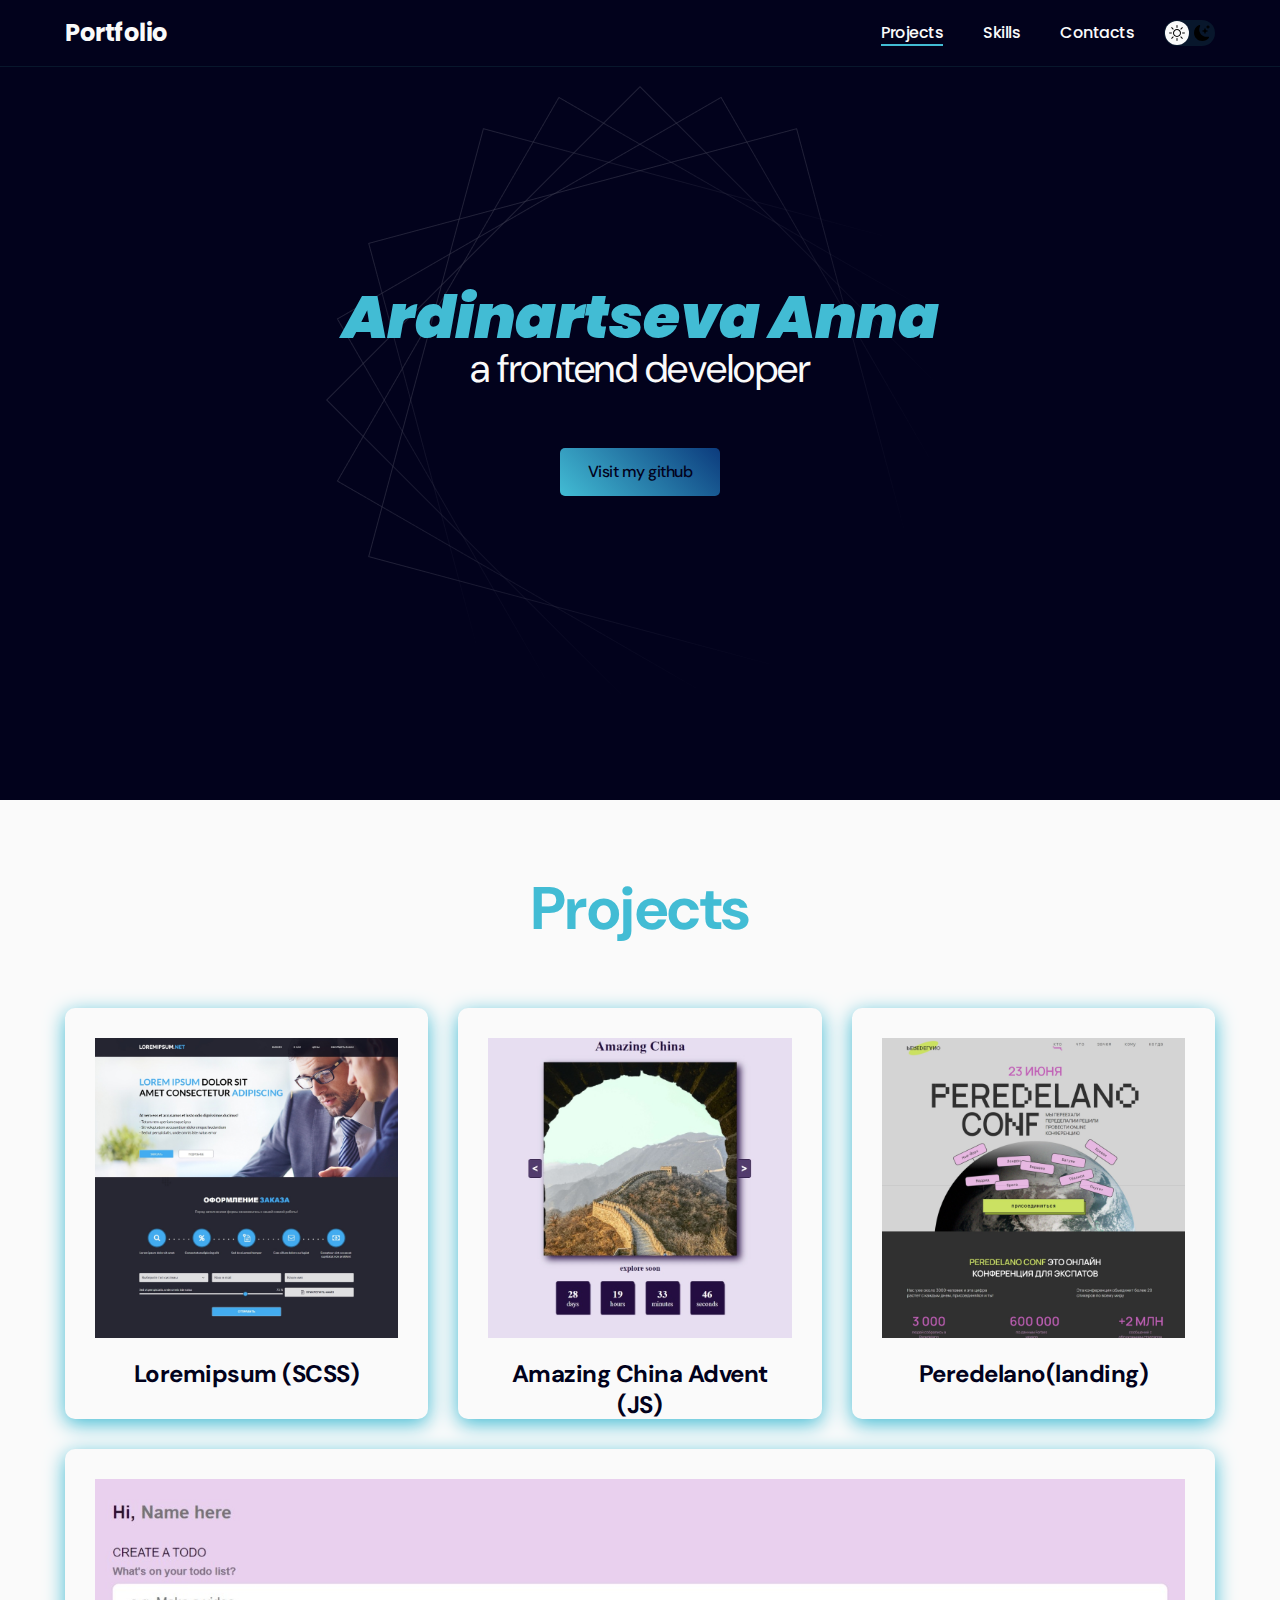
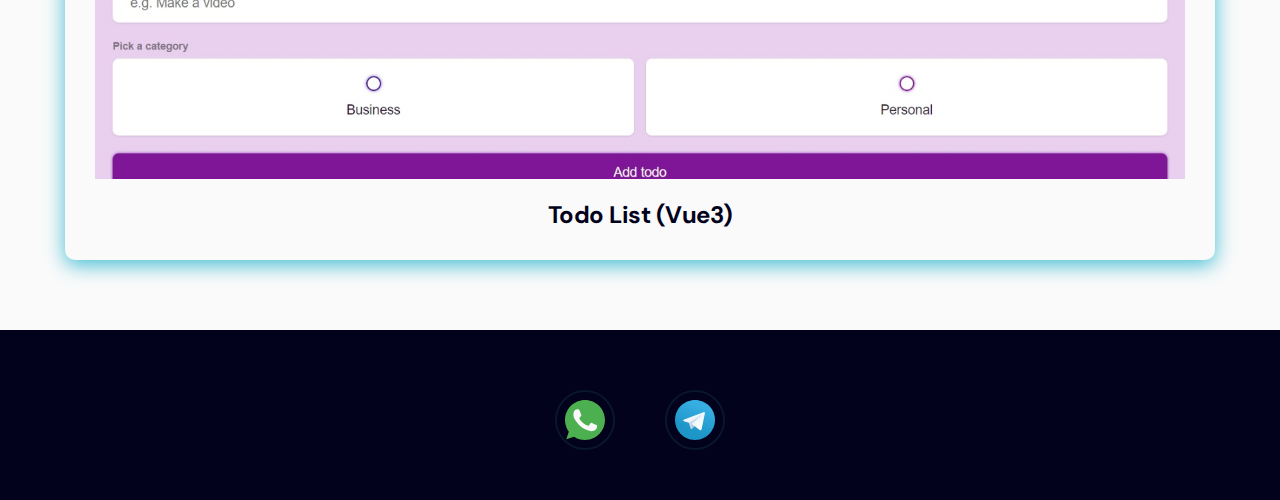
<file: index.html>
<!DOCTYPE html>
<html lang="en">
  <head>
    <meta charset="UTF-8" />
    <meta http-equiv="X-UA-Compatible" content="IE=edge" />
    <meta name="viewport" content="width=device-width, initial-scale=1.0" />
    <link rel="stylesheet" href="./index.css" />
    <title>Portfolio</title>
  </head>
  <body>
    <nav class="nav">
      <div class="container">
        <div class="nav-row">
          <a href="./index.html" class="logo">
            <strong>Portfolio</strong>
          </a>
          <button class="darkmode-button">
            <img
              class="darkmode-button__icon"
              src="./img/icons/sun.svg"
              alt="sun"
            />
            <img
              class="darkmode-button__icon"
              src="./img/icons/moon.svg"
              alt="moon"
            />
          </button>
          <ul class="nav-list">
            <li class="nav-list__item">
              <a href="#projects" class="nav-list__link nav-list__link--active"
                >Projects</a
              >
            </li>
            <li class="nav-list__item">
              <a href="./skills.html" class="nav-list__link">Skills</a>
            </li>
            <li class="nav-list__item">
              <a href="./contacts.html" class="nav-list__link">Contacts</a>
            </li>
          </ul>
        </div>
      </div>
    </nav>
    <header class="header">
      <div class="header__wrapper">
        <h1 class="header__title">
          <strong><em>Ardinartseva Anna</em></strong>
        </h1>
        <p class="header__subtitle">a frontend developer</p>
        <div class="header__text"></div>
        <a href="https://github.com/kawthar2002" class="btn">Visit my github</a>
      </div>
    </header>
    <main class="section">
      <div class="container">
        <h2 class="title-1">Projects</h2>
        <ul class="projects" id="projects">
          <li class="project">
            <div class="project__image">
              <img
                src="./img/projects/loremipsum.jpeg"
                alt="project"
                class="project__img"
              />
            </div>
            <h3 class="project__title">
              <a
                class="project__link"
                href="https://kawthar2002.github.io/LoremIpsum/"
                >Loremipsum (SCSS)</a
              >
            </h3>
          </li>
          <li class="project">
            <div class="project__image">
              <img
                src="./img/projects/amazingChinaApp.jpeg"
                alt="project"
                class="project__img"
                style="height: 100%"
              />
            </div>
            <h3 class="project__title">
              <a
                class="project__link"
                href="https://kawthar2002.github.io/AmazingChina/"
              >
                Amazing China Advent (JS)</a
              >
            </h3>
          </li>
          <li class="project">
            <div class="project__image">
              <img
                src="./img/projects/peredelano.jpeg"
                alt="project"
                class="project__img"
              />
            </div>
            <h3 class="project__title">
              <a
                class="project__link"
                href="https://kawthar2002.github.io/Peredelano/"
              >
               Peredelano(landing)</a
              >
            </h3>
          </li>
          <li class="project">
            <div class="project__image">
              <img
                src="./img/projects/todo-vue-app.jpeg"
                alt="project"
                class="project__img"
              />
            </div>

            <h3 class="project__title">
              <a
                class="project__link"
                href="https://kawthar2002.github.io/todo-vue-app/"
              >
                Todo List (Vue3)</a
              >
            </h3>
          </li>
        </ul>
      </div>
    </main>
    <footer>
      <div class="footer__wrapper">
        <ul class="contacts">
          <li class="contacts__item">
            <a href="https://wa.me/qr/QFH5DE67XVYDE1" class="contacts__link">
              <svg width="40" height="40" viewBox="0 0 16 16">
                <path
                  fill="#4CAF50"
                  d="M8.002 0h-.004C3.587 0 0 3.588 0 8a7.94 7.94 0 0 0 1.523 4.689l-.997 2.972 3.075-.983A7.93 7.93 0 0 0 8.002 16C12.413 16 16 12.411 16 8s-3.587-8-7.998-8z"
                />
                <path
                  fill="#FAFAFA"
                  d="M12.657 11.297c-.193.545-.959.997-1.57 1.129-.418.089-.964.16-2.802-.602-2.351-.974-3.865-3.363-3.983-3.518-.113-.155-.95-1.265-.95-2.413s.583-1.707.818-1.947c.193-.197.512-.287.818-.287.099 0 .188.005.268.009.235.01.353.024.508.395.193.465.663 1.613.719 1.731.057.118.114.278.034.433-.075.16-.141.231-.259.367-.118.136-.23.24-.348.386-.108.127-.23.263-.094.498.136.23.606.997 1.298 1.613.893.795 1.617 1.049 1.876 1.157.193.08.423.061.564-.089.179-.193.4-.513.625-.828.16-.226.362-.254.574-.174.216.075 1.359.64 1.594.757.235.118.39.174.447.273.056.099.056.564-.137 1.11z"
                />
              </svg>
            </a>
          </li>
          <li class="contacts__item">
            <a href=" https://t.me/ArdinartsevaAnna" class="contacts__link">
              <svg
                xmlns="http://www.w3.org/2000/svg"
                width="40"
                height="40"
                viewBox="0 0 240 240"
              >
                <linearGradient
                  id="a"
                  x1="-683.305"
                  x2="-693.305"
                  y1="534.845"
                  y2="511.512"
                  gradientTransform="matrix(6 0 0 -6 4255 3247)"
                  gradientUnits="userSpaceOnUse"
                >
                  <stop offset="0" stop-color="#37aee2" />
                  <stop offset="1" stop-color="#1e96c8" />
                </linearGradient>
                <path
                  fill="url(#a)"
                  d="M240 120c0 66.3-53.7 120-120 120S0 186.3 0 120 53.7 0 120 0s120 53.7 120 120z"
                />
                <path
                  fill="#c8daea"
                  d="M98 175c-3.9 0-3.2-1.5-4.6-5.2L82 132.2 152.8 88l8.3 2.2-6.9 18.8L98 175z"
                />
                <path
                  fill="#a9c9dd"
                  d="M98 175c3 0 4.3-1.4 6-3 2.6-2.5 36-35 36-35l-20.5-5-19 12-2.5 30v1z"
                />
                <linearGradient
                  id="b"
                  x1="128.991"
                  x2="153.991"
                  y1="118.245"
                  y2="78.245"
                  gradientTransform="matrix(1 0 0 -1 0 242)"
                  gradientUnits="userSpaceOnUse"
                >
                  <stop offset="0" stop-color="#eff7fc" />
                  <stop offset="1" stop-color="#fff" />
                </linearGradient>
                <path
                  fill="url(#b)"
                  d="M100 144.4l48.4 35.7c5.5 3 9.5 1.5 10.9-5.1L179 82.2c2-8.1-3.1-11.7-8.4-9.3L55 117.5c-7.9 3.2-7.8 7.6-1.4 9.5l29.7 9.3L152 93c3.2-2 6.2-.9 3.8 1.3L100 144.4z"
                />
              </svg>
            </a>
          </li>
        </ul>
      </div>
    </footer>
    <script src="./index.js"></script>
  </body>
</html>
</file>
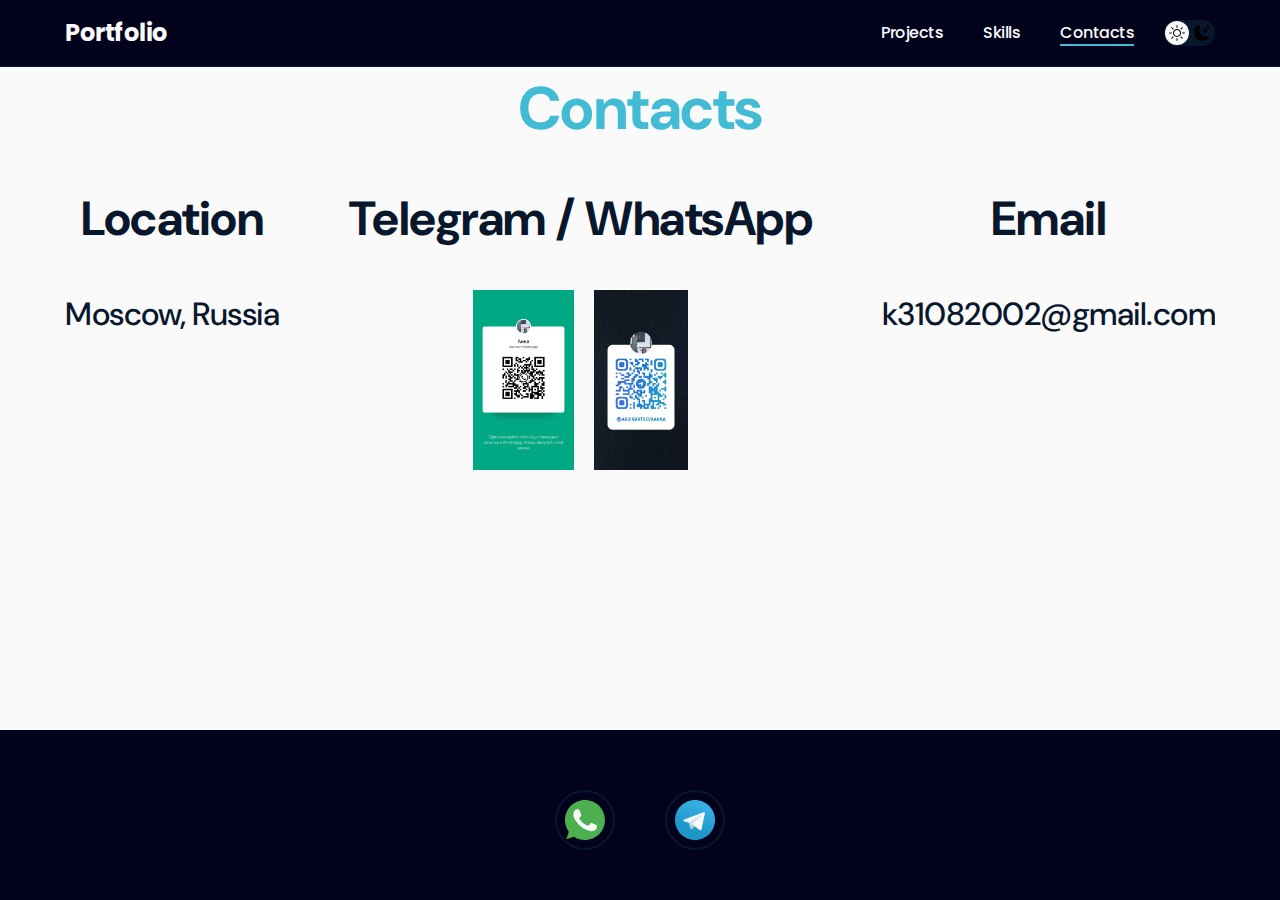
<file: contacts.html>
<!DOCTYPE html>
<html lang="en">
  <head>
    <meta charset="UTF-8" />
    <meta http-equiv="X-UA-Compatible" content="IE=edge" />
    <meta name="viewport" content="width=device-width, initial-scale=1.0" />
    <link rel="stylesheet" href="./index.css" />
    <title>Portfolio</title>
  </head>
  <body>
    <nav class="nav">
      <div class="container">
        <div class="nav-row">
          <a href="./index.html" class="logo">
            <strong>Portfolio</strong> 
          </a>
          <button class="darkmode-button">
            <img
              class="darkmode-button__icon"
              src="./img/icons/sun.svg"
              alt="sun"
            />
            <img
              class="darkmode-button__icon"
              src="./img/icons/moon.svg"
              alt="moon"
            />
          </button>
          <ul class="nav-list">
            <li class="nav-list__item">
              <a
                href="./index.html"
                class="nav-list__link"
                >Projects</a
              >
            </li>
            <li class="nav-list__item">
              <a href="./skills.html" class="nav-list__link">Skills</a>
            </li>
            <li class="nav-list__item">
              <a href="./contacts.html" class="nav-list__link nav-list__link--active">Contacts</a>
            </li>
          </ul>
        </div>
      </div>
    </nav>
    <main class="section">
      <div class="container">
        <h1 class="title-1">Contacts</h1>
        <ul class="content-list">
          <li class="content-list__item">
            <h2 class="title-2">Location</h2>
            <p class="content-list__text">Moscow, Russia</p>
          </li>
          <li class="content-list__item">
            <h2 class="title-2">Telegram / WhatsApp</h2>
            <div class="contacts__img">
              <a href="https://wa.me/qr/QFH5DE67XVYDE1"
                ><img
                  class="contacts__image"
                  src="./img/wup (1).jpg"
                  alt="whatsupp"
              /></a>
              <a href="https://t.me/ArdinartsevaAnna"
                ><img
                  class="contacts__image"
                  src="./img/wup (2).jpg"
                  alt="telegram"
              /></a>
            </div>
          </li>
          <li class="content-list__item">
            <h2 class="title-2">Email</h2>
            <a class="content-list__text" href="mailto:k31082002@gmail.com"
              >k31082002@gmail.com</a
            >
          </li>
        </ul>
      </div>
    </main>
    <footer>
      <div class="footer__wrapper">
        <ul class="contacts">
          <li class="contacts__item">
            <a href="https://wa.me/qr/QFH5DE67XVYDE1" class="contacts__link">
              <svg width="40" height="40" viewBox="0 0 16 16">
                <path
                  fill="#4CAF50"
                  d="M8.002 0h-.004C3.587 0 0 3.588 0 8a7.94 7.94 0 0 0 1.523 4.689l-.997 2.972 3.075-.983A7.93 7.93 0 0 0 8.002 16C12.413 16 16 12.411 16 8s-3.587-8-7.998-8z"
                />
                <path
                  fill="#FAFAFA"
                  d="M12.657 11.297c-.193.545-.959.997-1.57 1.129-.418.089-.964.16-2.802-.602-2.351-.974-3.865-3.363-3.983-3.518-.113-.155-.95-1.265-.95-2.413s.583-1.707.818-1.947c.193-.197.512-.287.818-.287.099 0 .188.005.268.009.235.01.353.024.508.395.193.465.663 1.613.719 1.731.057.118.114.278.034.433-.075.16-.141.231-.259.367-.118.136-.23.24-.348.386-.108.127-.23.263-.094.498.136.23.606.997 1.298 1.613.893.795 1.617 1.049 1.876 1.157.193.08.423.061.564-.089.179-.193.4-.513.625-.828.16-.226.362-.254.574-.174.216.075 1.359.64 1.594.757.235.118.39.174.447.273.056.099.056.564-.137 1.11z"
                />
              </svg>
            </a>
          </li>
          <li class="contacts__item">
            <a href="https://t.me/ArdinartsevaAnna" class="contacts__link">
              <svg
                xmlns="http://www.w3.org/2000/svg"
                width="40"
                height="40"
                viewBox="0 0 240 240"
              >
                <linearGradient
                  id="a"
                  x1="-683.305"
                  x2="-693.305"
                  y1="534.845"
                  y2="511.512"
                  gradientTransform="matrix(6 0 0 -6 4255 3247)"
                  gradientUnits="userSpaceOnUse"
                >
                  <stop offset="0" stop-color="#37aee2" />
                  <stop offset="1" stop-color="#1e96c8" />
                </linearGradient>
                <path
                  fill="url(#a)"
                  d="M240 120c0 66.3-53.7 120-120 120S0 186.3 0 120 53.7 0 120 0s120 53.7 120 120z"
                />
                <path
                  fill="#c8daea"
                  d="M98 175c-3.9 0-3.2-1.5-4.6-5.2L82 132.2 152.8 88l8.3 2.2-6.9 18.8L98 175z"
                />
                <path
                  fill="#a9c9dd"
                  d="M98 175c3 0 4.3-1.4 6-3 2.6-2.5 36-35 36-35l-20.5-5-19 12-2.5 30v1z"
                />
                <linearGradient
                  id="b"
                  x1="128.991"
                  x2="153.991"
                  y1="118.245"
                  y2="78.245"
                  gradientTransform="matrix(1 0 0 -1 0 242)"
                  gradientUnits="userSpaceOnUse"
                >
                  <stop offset="0" stop-color="#eff7fc" />
                  <stop offset="1" stop-color="#fff" />
                </linearGradient>
                <path
                  fill="url(#b)"
                  d="M100 144.4l48.4 35.7c5.5 3 9.5 1.5 10.9-5.1L179 82.2c2-8.1-3.1-11.7-8.4-9.3L55 117.5c-7.9 3.2-7.8 7.6-1.4 9.5l29.7 9.3L152 93c3.2-2 6.2-.9 3.8 1.3L100 144.4z"
                />
              </svg>
            </a>
          </li>
        </ul>
      </div>
    </footer>
    <script src="./index.js"></script>
  </body>
</html>
</file>
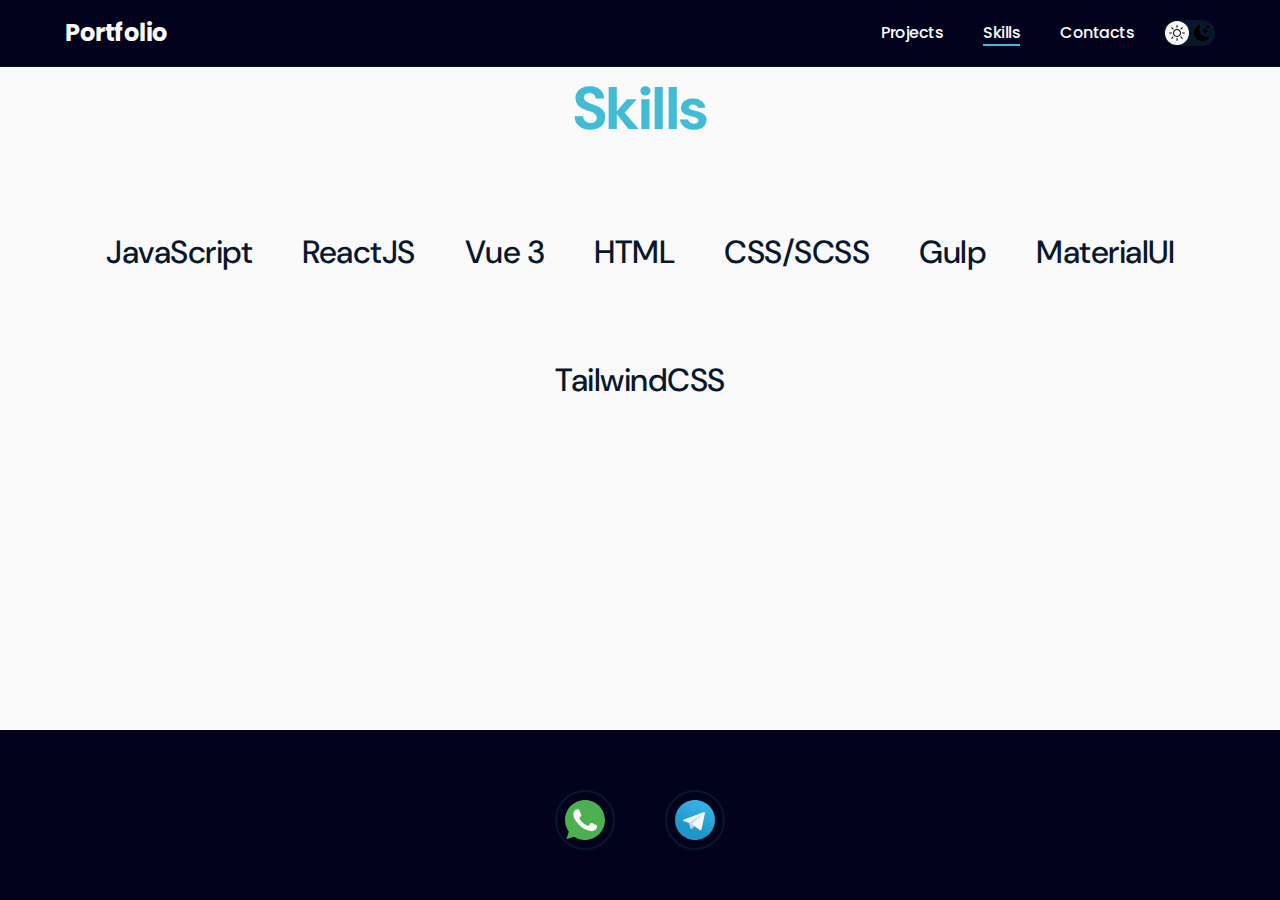
<file: skills.html>
<!DOCTYPE html>
<html lang="en">
  <head>
    <meta charset="UTF-8" />
    <meta http-equiv="X-UA-Compatible" content="IE=edge" />
    <meta name="viewport" content="width=device-width, initial-scale=1.0" />
    <link rel="stylesheet" href="./index.css" />
    <title>Portfolio</title>
  </head>
  <body>
    <nav class="nav">
      <div class="container">
        <div class="nav-row">
          <a href="./index.html" class="logo">
            <strong>Portfolio</strong>
          </a>
          <button class="darkmode-button">
            <img
              class="darkmode-button__icon"
              src="./img/icons/sun.svg"
              alt="sun"
            />
            <img
              class="darkmode-button__icon"
              src="./img/icons/moon.svg"
              alt="moon"
            />
          </button>
          <ul class="nav-list">
            <li class="nav-list__item">
              <a href="./index.html" class="nav-list__link">Projects</a>
            </li>
            <li class="nav-list__item">
              <a
                href="./skills.html"
                class="nav-list__link nav-list__link--active"
                >Skills</a
              >
            </li>
            <li class="nav-list__item">
              <a href="./contacts.html" class="nav-list__link">Contacts</a>
            </li>
          </ul>
        </div>
      </div>
    </nav>
    <main class="section skills-section">
      <div class="container">
        <h1 class="title-1">Skills</h1>
        <ul class="content-list">
          <li class="content-list__item skills-list">
            <p class="content-list__text">JavaScript</p>
            <p class="content-list__text">ReactJS</p>
            <p class="content-list__text">Vue 3</p>
            <p class="content-list__text">HTML</p>
            <p class="content-list__text">CSS/SCSS</p>
            <p class="content-list__text">Gulp</p>
            <p class="content-list__text">MaterialUI</p>
            <p class="content-list__text">TailwindCSS</p>
          </li>
        </ul>
      </div>
    </main>
    <footer>
      <div class="footer__wrapper">
        <ul class="contacts">
          <li class="contacts__item">
            <a href="https://wa.me/qr/QFH5DE67XVYDE1" class="contacts__link">
              <svg width="40" height="40" viewBox="0 0 16 16">
                <path
                  fill="#4CAF50"
                  d="M8.002 0h-.004C3.587 0 0 3.588 0 8a7.94 7.94 0 0 0 1.523 4.689l-.997 2.972 3.075-.983A7.93 7.93 0 0 0 8.002 16C12.413 16 16 12.411 16 8s-3.587-8-7.998-8z"
                />
                <path
                  fill="#FAFAFA"
                  d="M12.657 11.297c-.193.545-.959.997-1.57 1.129-.418.089-.964.16-2.802-.602-2.351-.974-3.865-3.363-3.983-3.518-.113-.155-.95-1.265-.95-2.413s.583-1.707.818-1.947c.193-.197.512-.287.818-.287.099 0 .188.005.268.009.235.01.353.024.508.395.193.465.663 1.613.719 1.731.057.118.114.278.034.433-.075.16-.141.231-.259.367-.118.136-.23.24-.348.386-.108.127-.23.263-.094.498.136.23.606.997 1.298 1.613.893.795 1.617 1.049 1.876 1.157.193.08.423.061.564-.089.179-.193.4-.513.625-.828.16-.226.362-.254.574-.174.216.075 1.359.64 1.594.757.235.118.39.174.447.273.056.099.056.564-.137 1.11z"
                />
              </svg>
            </a>
          </li>
          <li class="contacts__item">
            <a href=" https://t.me/ArdinartsevaAnna" class="contacts__link">
              <svg
                xmlns="http://www.w3.org/2000/svg"
                width="40"
                height="40"
                viewBox="0 0 240 240"
              >
                <linearGradient
                  id="a"
                  x1="-683.305"
                  x2="-693.305"
                  y1="534.845"
                  y2="511.512"
                  gradientTransform="matrix(6 0 0 -6 4255 3247)"
                  gradientUnits="userSpaceOnUse"
                >
                  <stop offset="0" stop-color="#37aee2" />
                  <stop offset="1" stop-color="#1e96c8" />
                </linearGradient>
                <path
                  fill="url(#a)"
                  d="M240 120c0 66.3-53.7 120-120 120S0 186.3 0 120 53.7 0 120 0s120 53.7 120 120z"
                />
                <path
                  fill="#c8daea"
                  d="M98 175c-3.9 0-3.2-1.5-4.6-5.2L82 132.2 152.8 88l8.3 2.2-6.9 18.8L98 175z"
                />
                <path
                  fill="#a9c9dd"
                  d="M98 175c3 0 4.3-1.4 6-3 2.6-2.5 36-35 36-35l-20.5-5-19 12-2.5 30v1z"
                />
                <linearGradient
                  id="b"
                  x1="128.991"
                  x2="153.991"
                  y1="118.245"
                  y2="78.245"
                  gradientTransform="matrix(1 0 0 -1 0 242)"
                  gradientUnits="userSpaceOnUse"
                >
                  <stop offset="0" stop-color="#eff7fc" />
                  <stop offset="1" stop-color="#fff" />
                </linearGradient>
                <path
                  fill="url(#b)"
                  d="M100 144.4l48.4 35.7c5.5 3 9.5 1.5 10.9-5.1L179 82.2c2-8.1-3.1-11.7-8.4-9.3L55 117.5c-7.9 3.2-7.8 7.6-1.4 9.5l29.7 9.3L152 93c3.2-2 6.2-.9 3.8 1.3L100 144.4z"
                />
              </svg>
            </a>
          </li>
        </ul>
      </div>
    </footer>
    <script src="./index.js"></script>
  </body>
</html>
</file>
<file: index.css>
@import './reset.css';
@import url('https://fonts.googleapis.com/css2?family=DM+Sans:wght@400;500;700&family=Poppins:wght@400;500;700&display=swap');

:root {
  --black: #02021c;
  --grey: #08172c;
  --white: #fafafa;
  --purple: #42bcd4;
  --dark-bg: var(--black);
  --dark-border: var(--grey);
  --header-text: var(--white);
  --accent: var(--purple);

  --nav-link: var(--white);
  --page-bg: var(--white);
  --text-color: var(--black);
  --title-color: var(--white);
  --content-color: var(--grey);
}
.dark {
  --page-bg: var(--grey);
  --text-color: var(--white);
  --content-color: var(--white);
  --header-bg: var(--white);
  transition: all 0.5s;
}

::-webkit-scrollbar {
  width: 12px;
  padding: 2px;
  cursor: pointer;
}
::-webkit-scrollbar-track {
  background-color: var(--black);
}
::-webkit-scrollbar-thumb {
  background-image: linear-gradient(180deg, var(--accent) 0%, var(--grey) 99%);
  border-radius: 100px;
}
a {
  color: inherit;
}
html {
  height: 100%;
  scroll-behavior: smooth;
}
body {
  font-family: 'DM Sans', sans-serif;
  font-weight: 500;
  font-size: 16px;
  line-height: 24px;
  color: var(--text-color);
  background-color: var(--page-bg);
  letter-spacing: -0.5px;
  height: 100%;
  display: flex;
  flex-direction: column;
}
.container {
  max-width: 1170px;
  padding: 0 10px;
  margin: 0 auto;
}
.nav {
  background-color: var(--dark-bg);
  padding: 20px 0;
  border-bottom: 1px solid var(--dark-border);
  font-family: 'Poppins', sans-serif;
  color: var(--nav-link);
  position: fixed;
  top: 0;
  width: 100%;
  z-index: 10;
}
.nav-row {
  display: flex;
  justify-content: flex-end;
  align-items: center;
  flex-wrap: wrap;
  column-gap: 30px;
  row-gap: 20px;
}
.darkmode-button {
  display: flex;
  justify-content: space-between;
  width: 51px;
  height: 26px;
  background-color: var(--grey);
  border-radius: 50px;
  padding: 5px;
  position: relative;
  order: 9;
}
.darkmode-button::before {
  content: '';
  display: block;
  width: 24px;
  height: 24px;
  border-radius: 50%;
  background-color: var(--white);
  position: absolute;
  top: 1px;
  left: 1px;
  transition: all 0.3s ease-in;
}
.darkmode-button__icon {
  position: relative;
}
.darkmode-button--active::before {
  left: 26px;
}
.logo {
  font-size: 24px;
  line-height: 100%;
  margin-right: auto;
}
.nav-list {
  display: flex;
  column-gap: 40px;
  font-weight: 500;
  font-size: 16px;
  line-height: 24px;
  align-items: center;
}
.nav-list__link--active {
  position: relative;
}
.nav-list__link--active::before {
  position: absolute;
  content: '';
  display: block;
  background-color: var(--accent);
  height: 2px;
  width: 100%;
  left: 0;
  top: 100%;
}
.nav-list__link,
.logo {
  transition: opacity 0.3s ease-in-out;
}
.nav-list__link:hover,
.logo:hover {
  opacity: 0.6;
}
.header {
  overflow: hidden;
  background-color: var(--dark-bg);
  background-image: url('./img/abstract.png');
  background-repeat: no-repeat;
  background-size: auto;
  background-position: center center;
  min-height: 800px;
  padding: 40px 0;
  display: flex;
  flex-direction: column;
  align-items: center;
  justify-content: center;
  text-align: center;
}

.header__wrapper {
  max-width: 660px;
  padding: 0 15px;
}
.header__subtitle {
  font-weight: 400;
  font-size: 40px;
  line-height: 140%;
  color: var(--title-color);
  animation-duration: 3s;
  animation-name: slidein;
}
@keyframes slidein {
  from {
    margin-left: 100%;
    width: 300%;
  }
  to {
    margin-left: 0%;
    width: 100%;
  }
}
.header__title {
  animation-duration: 3s;
  animation-name: slideout;
  font-size: 60px;
  font-weight: 700;
  margin-bottom: 10px;
}
@keyframes slideout {
  from {
    margin-bottom: 100%;
    height: 200%;
  }
  to {
    margin-bottom: 1%;
    width: 100%;
  }
}
em {
  font-family: 'Poppins', sans-serif;
  color: var(--accent);
}
.header__text {
  margin-bottom: 52px;
}
.btn {
  height: 48px;
  background: linear-gradient(
    225deg,
    rgba(12, 59, 125, 1) 0%,
    rgba(66, 188, 212, 1) 100%
  );
  display: inline-block;
  padding: 12px 28px;
  border-radius: 5px;
  transition: all 0.3s ease-in-out;
}
.btn:hover {
  background: linear-gradient(
    180deg,
    rgba(12, 59, 125, 1) 0%,
    rgba(66, 188, 212, 1) 100%
  );
}
.btn:active {
  position: relative;
  top: 1px;
}
.section {
  padding: 70px 0;
}
.title-1 {
  font-weight: 700;
  font-size: 60px;
  line-height: 130%;
  color: var(--accent);
  text-align: center;
}
.projects {
  display: flex;
  flex-wrap: wrap;
  column-gap: 30px;
  row-gap: 30px;
  transition: all 0.5s ease;
  margin-top: 60px;
}
.project {
  flex: 30%;
  background: var(--white);
  box-shadow: 0px 5px 20px #42bcd4;
  border-radius: 10px;
  padding: 30px;
  cursor: pointer;
  transition: transform 0.3s ease-in-out;
}
.scale {
  transform: scale3d(1.3, 1.3, 1.3);
  z-index: 20;
}
.project__image {
  overflow: scroll;
  max-height: 300px;
  width: 100%;
  height: 100%;
  margin-bottom: 20px;
}
.project__image::-webkit-scrollbar {
  display: none;
}
.project__img {
  object-fit: cover;
  height: auto;
}
.project__title {
  color: var(--black);
  font-weight: 700;
  font-size: 24px;
  line-height: 130%;
  text-align: center;
}
.project__link {
  transition: color 0.3s;
}
.project__link:hover {
  color: var(--accent);
}
.content-list {
  color: var(--content-color);
  display: flex;
  justify-content: space-between;
  text-align: center;
  overflow: hidden;
}
.title-2 {
  font-weight: 700;
  font-size: 48px;
  line-height: 130%;
  margin: 40px 0 40px;
}
.content-list__text {
  font-weight: 500;
  font-size: 32px;
  line-height: 150%;
  margin-bottom: 30px;
}
.contacts__img {
  display: flex;
  width: 100%;
  justify-content: center;
  gap: 20px;
  margin-bottom: 30px;
}
.contacts__image {
  max-width: 180px;
  max-height: 180px;
  object-fit: cover;
  transition: transform 0.3s ease-in-out;
}
.contacts__image:hover {
  transform: scale3d(2, 2, 2);
}
.skills-list {
  display: flex;
  gap: 50px;
  flex-wrap: wrap;
  margin-top: 80px;
  justify-content: center;
}
footer {
  padding: 60px 0 50px;
  margin-top: auto;
  background-color: var(--dark-bg);
}
.footer__wrapper {
  display: flex;
  flex-direction: column;
  align-items: center;
}
.contacts {
  display: flex;
  align-items: center;
  column-gap: 50px;
}
.contacts__link {
  border: 2px solid var(--grey);
  width: 60px;
  height: 60px;
  display: flex;
  align-items: center;
  justify-content: center;
  border-radius: 50%;
  transition: all 0.3s ease;
}
.contacts__link:hover {
  border: 2px solid var(--accent);
}

@media (max-width: 576px) {
  .header {
    background-image: none;
    min-height: unset;
    overflow: visible;
  }
  .header__subtitle {
    font-size: 22px;
  }
  .header__title {
    font-size: 30px;
  }
  .nav {
    position: unset;
  }
  .nav-row {
    justify-content: space-between;
  }
  .skills-list {
    align-items: center;
    justify-content: center;
    flex-wrap: wrap;
  }
  .section {
    padding: 26px 0;
  }
  .title-1 {
    margin-bottom: 26px;
    font-size: 32px;
  }
  .title-2 {
    margin: 12px;
    font-size: 30px;
  }
  .darkmode-button {
    margin-left: auto;
    order: 0;
  }
  .content-list__text {
    margin-bottom: 6px;
    font-size: 22px;
  }
  .projects {
    column-gap: 10px;
    row-gap: 10px;
  }
  .project {
    padding: 10px;
  }
  .project__image {
    max-height: 100px;
  }
  .project__title {
    font-size: 18px;
  }
  footer {
    padding: 20px 0;
  }
}
</file>
